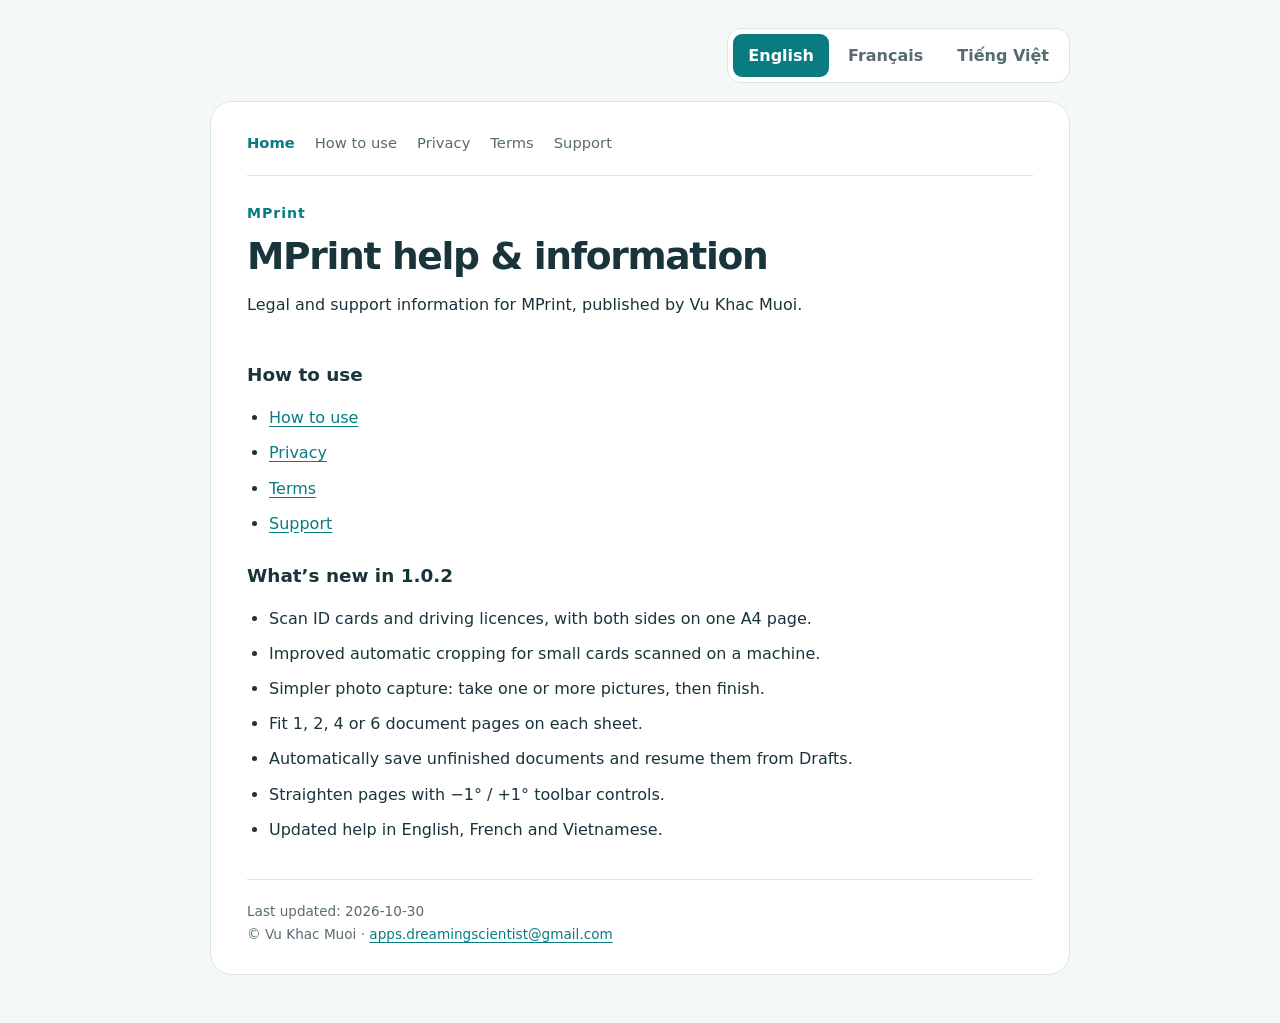
<file: index.html>
<!doctype html>
<html lang="en" class="no-js"><head><meta charset="utf-8"><meta name="viewport" content="width=device-width,initial-scale=1">
<meta name="description" content="MPrint help, privacy and terms in English, French and Vietnamese.">
<title>MPrint help &amp; information — MPrint</title>
<link rel="stylesheet" href="style.css"><script src="language.js" defer></script></head>
<body><main>
<div class="language-tabs" role="tablist" aria-label="Language / Langue / Ngôn ngữ"><a id="tab-en" role="tab" aria-controls="panel-en" aria-selected="true" tabindex="0" href="?lang=en" lang="en">English</a>
<a id="tab-fr" role="tab" aria-controls="panel-fr" aria-selected="false" tabindex="-1" href="?lang=fr" lang="fr">Français</a>
<a id="tab-vi" role="tab" aria-controls="panel-vi" aria-selected="false" tabindex="-1" href="?lang=vi" lang="vi">Tiếng Việt</a></div>
<section class="language-panel" id="panel-en" role="tabpanel" aria-labelledby="tab-en" lang="en" data-title="MPrint help &amp; information — MPrint">
<nav aria-label="Main navigation"><a href="index.html?lang=en" aria-current="page">Home</a><a href="guide.html?lang=en">How to use</a><a href="privacy.html?lang=en">Privacy</a><a href="terms.html?lang=en">Terms</a><a href="support.html?lang=en">Support</a></nav>
<header><p class="eyebrow">MPrint</p><h1>MPrint help &amp; information</h1><p>Legal and support information for MPrint, published by Vu Khac Muoi.</p></header>
<section class="content-section"><h2>How to use</h2><ul><li><a href="guide.html?lang=en">How to use</a></li><li><a href="privacy.html?lang=en">Privacy</a></li><li><a href="terms.html?lang=en">Terms</a></li><li><a href="support.html?lang=en">Support</a></li></ul></section><section class="content-section"><h2>What’s new in 1.0.2</h2><ul><li>Scan ID cards and driving licences, with both sides on one A4 page.</li><li>Improved automatic cropping for small cards scanned on a machine.</li><li>Simpler photo capture: take one or more pictures, then finish.</li><li>Fit 1, 2, 4 or 6 document pages on each sheet.</li><li>Automatically save unfinished documents and resume them from Drafts.</li><li>Straighten pages with −1° / +1° toolbar controls.</li><li>Updated help in English, French and Vietnamese.</li></ul></section>
<footer><p>Last updated: <time datetime="2026-10-30">2026-10-30</time></p><p>© Vu Khac Muoi · <a href="mailto:apps.dreamingscientist@gmail.com">apps.dreamingscientist@gmail.com</a></p></footer>
</section><section class="language-panel" id="panel-fr" role="tabpanel" aria-labelledby="tab-fr" lang="fr" data-title="MPrint : aide et informations — MPrint" hidden>
<nav aria-label="Navigation principale"><a href="index.html?lang=fr" aria-current="page">Accueil</a><a href="guide.html?lang=fr">Mode d’emploi</a><a href="privacy.html?lang=fr">Confidentialité</a><a href="terms.html?lang=fr">Conditions</a><a href="support.html?lang=fr">Assistance</a></nav>
<header><p class="eyebrow">MPrint</p><h1>MPrint : aide et informations</h1><p>Informations juridiques et assistance pour MPrint, éditée par Vu Khac Muoi.</p></header>
<section class="content-section"><h2>Mode d’emploi</h2><ul><li><a href="guide.html?lang=fr">Mode d’emploi</a></li><li><a href="privacy.html?lang=fr">Confidentialité</a></li><li><a href="terms.html?lang=fr">Conditions</a></li><li><a href="support.html?lang=fr">Assistance</a></li></ul></section><section class="content-section"><h2>Nouveautés de la version 1.0.2</h2><ul><li>Cartes d’identité et permis : recto et verso sur une page A4.</li><li>Recadrage automatique amélioré pour les petites cartes numérisées au scanner.</li><li>Prise de photos simplifiée, pour une ou plusieurs images.</li><li>Placez 1, 2, 4 ou 6 pages de document par feuille.</li><li>Enregistrement automatique des documents inachevés, à reprendre dans Brouillons.</li><li>Correction de l’inclinaison avec les boutons −1° / +1°.</li><li>Aide actualisée en anglais, français et vietnamien.</li></ul></section>
<footer><p>Dernière mise à jour: <time datetime="2026-10-30">2026-10-30</time></p><p>© Vu Khac Muoi · <a href="mailto:apps.dreamingscientist@gmail.com">apps.dreamingscientist@gmail.com</a></p></footer>
</section><section class="language-panel" id="panel-vi" role="tabpanel" aria-labelledby="tab-vi" lang="vi" data-title="MPrint: hướng dẫn và thông tin — MPrint" hidden>
<nav aria-label="Điều hướng chính"><a href="index.html?lang=vi" aria-current="page">Trang chủ</a><a href="guide.html?lang=vi">Cách sử dụng</a><a href="privacy.html?lang=vi">Quyền riêng tư</a><a href="terms.html?lang=vi">Điều khoản</a><a href="support.html?lang=vi">Hỗ trợ</a></nav>
<header><p class="eyebrow">MPrint</p><h1>MPrint: hướng dẫn và thông tin</h1><p>Thông tin pháp lý và hỗ trợ cho MPrint, do Vu Khac Muoi phát hành.</p></header>
<section class="content-section"><h2>Cách sử dụng</h2><ul><li><a href="guide.html?lang=vi">Cách sử dụng</a></li><li><a href="privacy.html?lang=vi">Quyền riêng tư</a></li><li><a href="terms.html?lang=vi">Điều khoản</a></li><li><a href="support.html?lang=vi">Hỗ trợ</a></li></ul></section><section class="content-section"><h2>Điểm mới trong phiên bản 1.0.2</h2><ul><li>Quét CCCD và bằng lái, ghép hai mặt trên một trang A4.</li><li>Cải thiện tự động cắt thẻ nhỏ khi quét từ máy.</li><li>Chụp ảnh đơn giản hơn: chụp một hoặc nhiều ảnh rồi hoàn tất.</li><li>Ghép 1, 2, 4 hoặc 6 trang tài liệu trên mỗi tờ giấy.</li><li>Tự động lưu tài liệu dang dở và tiếp tục từ Bản nháp.</li><li>Chỉnh nghiêng bằng nút −1° / +1° ngay trên thanh công cụ.</li><li>Cập nhật hướng dẫn bằng tiếng Anh, Pháp và Việt.</li></ul></section>
<footer><p>Cập nhật lần cuối: <time datetime="2026-10-30">2026-10-30</time></p><p>© Vu Khac Muoi · <a href="mailto:apps.dreamingscientist@gmail.com">apps.dreamingscientist@gmail.com</a></p></footer>
</section>
</main></body></html>
</file>
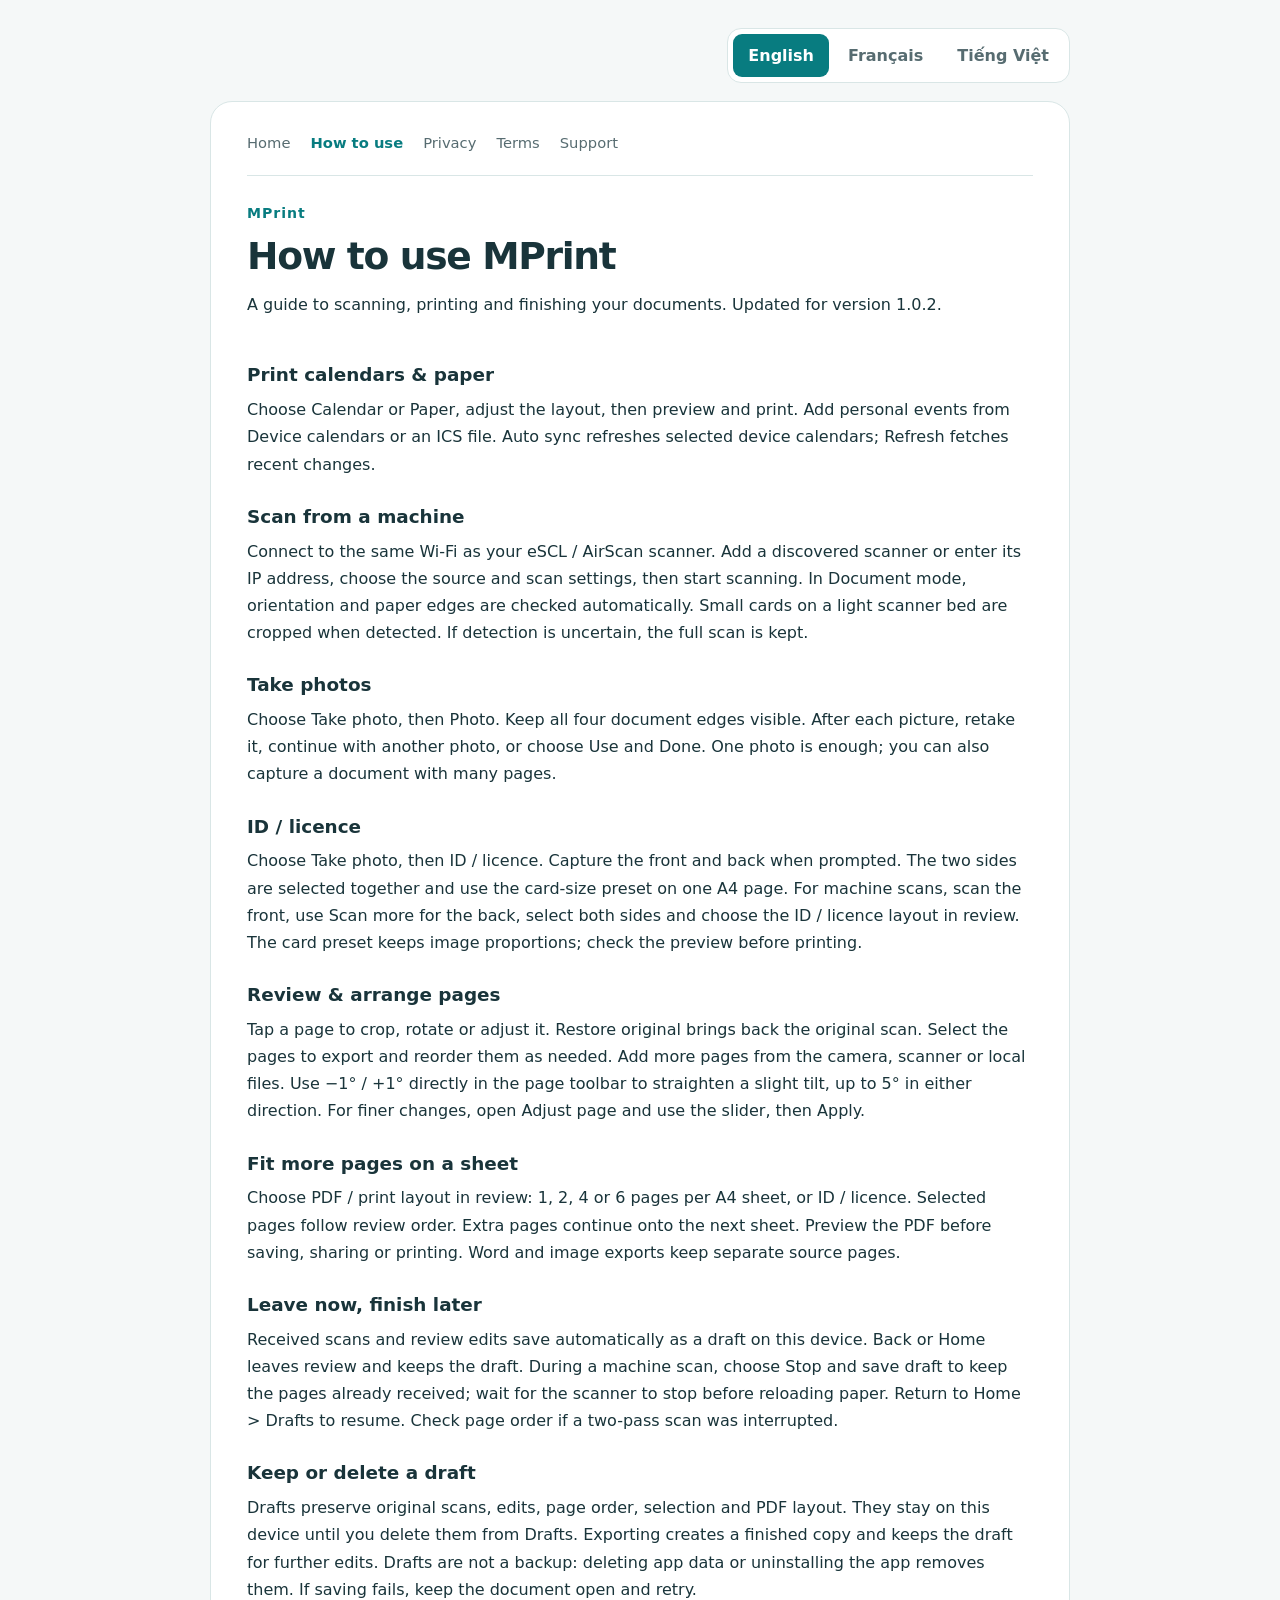
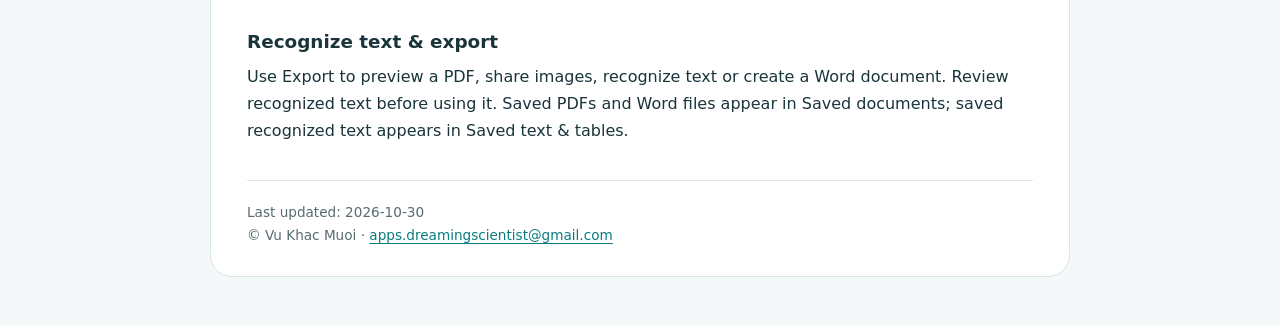
<file: guide.html>
<!doctype html>
<html lang="en" class="no-js"><head><meta charset="utf-8"><meta name="viewport" content="width=device-width,initial-scale=1">
<meta name="description" content="MPrint help, privacy and terms in English, French and Vietnamese.">
<title>How to use MPrint — MPrint</title>
<link rel="stylesheet" href="style.css"><script src="language.js" defer></script></head>
<body><main>
<div class="language-tabs" role="tablist" aria-label="Language / Langue / Ngôn ngữ"><a id="tab-en" role="tab" aria-controls="panel-en" aria-selected="true" tabindex="0" href="?lang=en" lang="en">English</a>
<a id="tab-fr" role="tab" aria-controls="panel-fr" aria-selected="false" tabindex="-1" href="?lang=fr" lang="fr">Français</a>
<a id="tab-vi" role="tab" aria-controls="panel-vi" aria-selected="false" tabindex="-1" href="?lang=vi" lang="vi">Tiếng Việt</a></div>
<section class="language-panel" id="panel-en" role="tabpanel" aria-labelledby="tab-en" lang="en" data-title="How to use MPrint — MPrint">
<nav aria-label="Main navigation"><a href="index.html?lang=en">Home</a><a href="guide.html?lang=en" aria-current="page">How to use</a><a href="privacy.html?lang=en">Privacy</a><a href="terms.html?lang=en">Terms</a><a href="support.html?lang=en">Support</a></nav>
<header><p class="eyebrow">MPrint</p><h1>How to use MPrint</h1><p>A guide to scanning, printing and finishing your documents. Updated for version 1.0.2.</p></header>
<section class="content-section"><h2>Print calendars &amp; paper</h2><p>Choose Calendar or Paper, adjust the layout, then preview and print. Add personal events from Device calendars or an ICS file. Auto sync refreshes selected device calendars; Refresh fetches recent changes.</p></section><section class="content-section"><h2>Scan from a machine</h2><p>Connect to the same Wi-Fi as your eSCL / AirScan scanner. Add a discovered scanner or enter its IP address, choose the source and scan settings, then start scanning. In Document mode, orientation and paper edges are checked automatically. Small cards on a light scanner bed are cropped when detected. If detection is uncertain, the full scan is kept.</p></section><section class="content-section"><h2>Take photos</h2><p>Choose Take photo, then Photo. Keep all four document edges visible. After each picture, retake it, continue with another photo, or choose Use and Done. One photo is enough; you can also capture a document with many pages.</p></section><section class="content-section"><h2>ID / licence</h2><p>Choose Take photo, then ID / licence. Capture the front and back when prompted. The two sides are selected together and use the card-size preset on one A4 page. For machine scans, scan the front, use Scan more for the back, select both sides and choose the ID / licence layout in review. The card preset keeps image proportions; check the preview before printing.</p></section><section class="content-section"><h2>Review &amp; arrange pages</h2><p>Tap a page to crop, rotate or adjust it. Restore original brings back the original scan. Select the pages to export and reorder them as needed. Add more pages from the camera, scanner or local files. Use −1° / +1° directly in the page toolbar to straighten a slight tilt, up to 5° in either direction. For finer changes, open Adjust page and use the slider, then Apply.</p></section><section class="content-section"><h2>Fit more pages on a sheet</h2><p>Choose PDF / print layout in review: 1, 2, 4 or 6 pages per A4 sheet, or ID / licence. Selected pages follow review order. Extra pages continue onto the next sheet. Preview the PDF before saving, sharing or printing. Word and image exports keep separate source pages.</p></section><section class="content-section"><h2>Leave now, finish later</h2><p>Received scans and review edits save automatically as a draft on this device. Back or Home leaves review and keeps the draft. During a machine scan, choose Stop and save draft to keep the pages already received; wait for the scanner to stop before reloading paper. Return to Home &gt; Drafts to resume. Check page order if a two-pass scan was interrupted.</p></section><section class="content-section"><h2>Keep or delete a draft</h2><p>Drafts preserve original scans, edits, page order, selection and PDF layout. They stay on this device until you delete them from Drafts. Exporting creates a finished copy and keeps the draft for further edits. Drafts are not a backup: deleting app data or uninstalling the app removes them. If saving fails, keep the document open and retry.</p></section><section class="content-section"><h2>Recognize text &amp; export</h2><p>Use Export to preview a PDF, share images, recognize text or create a Word document. Review recognized text before using it. Saved PDFs and Word files appear in Saved documents; saved recognized text appears in Saved text &amp; tables.</p></section>
<footer><p>Last updated: <time datetime="2026-10-30">2026-10-30</time></p><p>© Vu Khac Muoi · <a href="mailto:apps.dreamingscientist@gmail.com">apps.dreamingscientist@gmail.com</a></p></footer>
</section><section class="language-panel" id="panel-fr" role="tabpanel" aria-labelledby="tab-fr" lang="fr" data-title="Utiliser MPrint — MPrint" hidden>
<nav aria-label="Navigation principale"><a href="index.html?lang=fr">Accueil</a><a href="guide.html?lang=fr" aria-current="page">Mode d’emploi</a><a href="privacy.html?lang=fr">Confidentialité</a><a href="terms.html?lang=fr">Conditions</a><a href="support.html?lang=fr">Assistance</a></nav>
<header><p class="eyebrow">MPrint</p><h1>Utiliser MPrint</h1><p>Un guide pour numériser, imprimer et finaliser vos documents. À jour pour la version 1.0.2.</p></header>
<section class="content-section"><h2>Imprimer des calendriers et du papier</h2><p>Choisissez Calendrier ou Papier, ajustez la mise en page, puis prévisualisez et imprimez. Ajoutez vos événements depuis les calendriers de l’appareil ou un fichier ICS. La synchronisation automatique actualise les calendriers sélectionnés ; Actualiser récupère les dernières modifications.</p></section><section class="content-section"><h2>Numériser avec un scanner</h2><p>Connectez-vous au même Wi-Fi que votre scanner eSCL / AirScan. Ajoutez un scanner détecté ou saisissez son adresse IP, choisissez la source et les réglages, puis lancez la numérisation. En mode Document, l’orientation et les bords sont vérifiés automatiquement. Les petites cartes sur un fond clair sont recadrées lorsqu’elles sont détectées. En cas de doute, la numérisation complète est conservée.</p></section><section class="content-section"><h2>Prendre des photos</h2><p>Choisissez Prendre une photo, puis Photo. Gardez les quatre bords du document visibles. Après chaque prise, recommencez, ajoutez une autre photo ou choisissez Utiliser et terminer. Une seule photo suffit ; vous pouvez aussi photographier plusieurs pages.</p></section><section class="content-section"><h2>Identité / permis</h2><p>Choisissez Prendre une photo, puis Identité / permis. Photographiez le recto et le verso lorsque demandé. Les deux faces sont sélectionnées et placées au format carte sur une page A4. Avec un scanner, numérisez le recto, utilisez Numériser plus pour le verso, sélectionnez les deux faces et choisissez la mise en page Identité / permis. Le format carte conserve les proportions ; vérifiez l’aperçu avant d’imprimer.</p></section><section class="content-section"><h2>Vérifier et organiser les pages</h2><p>Touchez une page pour la recadrer, la faire pivoter ou la retoucher. Restaurer l’original rétablit la numérisation initiale. Sélectionnez les pages à exporter et réorganisez-les. Ajoutez des pages depuis l’appareil photo, le scanner ou des fichiers locaux. Utilisez −1° / +1° directement dans la barre d’outils de la page pour corriger une légère inclinaison, jusqu’à 5° dans chaque sens. Pour un réglage plus fin, ouvrez Ajuster la page, utilisez le curseur, puis Appliquer.</p></section><section class="content-section"><h2>Placer plusieurs pages sur une feuille</h2><p>Choisissez Mise en page PDF / impression : 1, 2, 4 ou 6 pages par feuille A4, ou Identité / permis. Les pages sélectionnées suivent l’ordre de révision. Les pages restantes continuent sur la feuille suivante. Vérifiez le PDF avant de l’enregistrer, le partager ou l’imprimer. Les exports Word et images conservent les pages sources séparées.</p></section><section class="content-section"><h2>Quitter maintenant, terminer plus tard</h2><p>Les pages reçues et les retouches sont automatiquement enregistrées comme brouillon sur cet appareil. Retour ou Accueil quitte la révision en conservant le brouillon. Pendant une numérisation, choisissez Arrêter et garder le brouillon pour conserver les pages reçues ; attendez l’arrêt du scanner avant de recharger du papier. Revenez dans Accueil &gt; Brouillons pour reprendre. Vérifiez l’ordre des pages si une numérisation en deux passages a été interrompue.</p></section><section class="content-section"><h2>Conserver ou supprimer un brouillon</h2><p>Les brouillons conservent les originaux, les retouches, l’ordre, la sélection et la mise en page PDF. Ils restent sur cet appareil jusqu’à leur suppression dans Brouillons. Un export crée une copie finale et conserve le brouillon. Les brouillons ne sont pas une sauvegarde : effacer les données ou désinstaller l’application les supprime. Si l’enregistrement échoue, gardez le document ouvert et réessayez.</p></section><section class="content-section"><h2>Reconnaître le texte et exporter</h2><p>Utilisez Exporter pour prévisualiser un PDF, partager des images, reconnaître du texte ou créer un document Word. Vérifiez le texte reconnu avant de l’utiliser. Les PDF et fichiers Word enregistrés sont dans Documents enregistrés ; le texte reconnu enregistré est dans Textes et tableaux enregistrés.</p></section>
<footer><p>Dernière mise à jour: <time datetime="2026-10-30">2026-10-30</time></p><p>© Vu Khac Muoi · <a href="mailto:apps.dreamingscientist@gmail.com">apps.dreamingscientist@gmail.com</a></p></footer>
</section><section class="language-panel" id="panel-vi" role="tabpanel" aria-labelledby="tab-vi" lang="vi" data-title="Cách sử dụng MPrint — MPrint" hidden>
<nav aria-label="Điều hướng chính"><a href="index.html?lang=vi">Trang chủ</a><a href="guide.html?lang=vi" aria-current="page">Cách sử dụng</a><a href="privacy.html?lang=vi">Quyền riêng tư</a><a href="terms.html?lang=vi">Điều khoản</a><a href="support.html?lang=vi">Hỗ trợ</a></nav>
<header><p class="eyebrow">MPrint</p><h1>Cách sử dụng MPrint</h1><p>Hướng dẫn quét, in và hoàn thành tài liệu. Cập nhật cho phiên bản 1.0.2.</p></header>
<section class="content-section"><h2>In lịch và giấy</h2><p>Chọn Lịch hoặc Giấy, chỉnh bố cục, rồi xem trước và in. Thêm sự kiện cá nhân từ lịch trên thiết bị hoặc tệp ICS. Tự động đồng bộ cập nhật các lịch đã chọn; Làm mới lấy các thay đổi gần đây.</p></section><section class="content-section"><h2>Quét từ máy quét</h2><p>Kết nối cùng Wi-Fi với máy quét eSCL / AirScan. Thêm máy được tìm thấy hoặc nhập địa chỉ IP, chọn nguồn giấy và thiết lập, rồi bắt đầu quét. Ở chế độ Tài liệu, ứng dụng tự kiểm tra hướng và cạnh giấy. Thẻ nhỏ trên nền máy quét sáng sẽ được cắt khi nhận diện được. Nếu không chắc chắn, ứng dụng giữ nguyên toàn bộ bản quét.</p></section><section class="content-section"><h2>Chụp ảnh</h2><p>Chọn Chụp ảnh, rồi chọn Ảnh. Giữ rõ cả bốn cạnh tài liệu. Sau mỗi lần chụp, có thể chụp lại, chụp thêm ảnh hoặc chọn Dùng và xong. Có thể chỉ chụp một ảnh hoặc chụp tài liệu nhiều trang.</p></section><section class="content-section"><h2>CCCD / bằng lái</h2><p>Chọn Chụp ảnh, rồi CCCD / bằng lái. Chụp mặt trước và mặt sau theo hướng dẫn. Hai mặt được chọn cùng nhau và dùng kích thước thẻ có sẵn trên một trang A4. Nếu dùng máy quét, quét mặt trước, dùng Quét thêm để quét mặt sau, chọn cả hai mặt rồi chọn bố cục CCCD / bằng lái. Kích thước thẻ giữ nguyên tỷ lệ ảnh; kiểm tra bản xem trước trước khi in.</p></section><section class="content-section"><h2>Xem lại và sắp xếp trang</h2><p>Chạm vào trang để cắt, xoay hoặc điều chỉnh. Khôi phục bản gốc đưa trang về bản quét ban đầu. Chọn các trang cần xuất và sắp xếp lại nếu cần. Thêm trang từ máy ảnh, máy quét hoặc tệp trên thiết bị. Dùng −1° / +1° ngay trên thanh công cụ trang để chỉnh độ nghiêng nhẹ, tối đa 5° theo mỗi hướng. Để chỉnh nhỏ hơn, mở Điều chỉnh trang, dùng thanh trượt rồi chọn Áp dụng.</p></section><section class="content-section"><h2>Ghép nhiều trang trên một tờ</h2><p>Chọn Bố cục PDF / in khi xem lại: 1, 2, 4 hoặc 6 trang trên mỗi tờ A4, hoặc CCCD / bằng lái. Các trang đã chọn theo thứ tự xem lại. Trang dư chuyển sang tờ tiếp theo. Xem trước PDF trước khi lưu, chia sẻ hoặc in. Khi xuất Word và ảnh, các trang nguồn vẫn riêng biệt.</p></section><section class="content-section"><h2>Rời đi và hoàn thành sau</h2><p>Các trang đã nhận và thay đổi khi xem lại tự động được lưu thành bản nháp trên thiết bị. Quay lại hoặc Trang chủ sẽ rời màn hình xem lại và giữ bản nháp. Khi máy đang quét, chọn Dừng và lưu nháp để giữ các trang đã nhận; chờ máy dừng trước khi nạp lại giấy. Vào Trang chủ &gt; Bản nháp để tiếp tục. Kiểm tra thứ tự trang nếu lượt quét hai lần bị gián đoạn.</p></section><section class="content-section"><h2>Giữ hoặc xóa bản nháp</h2><p>Bản nháp giữ bản quét gốc, chỉnh sửa, thứ tự trang, lựa chọn và bố cục PDF. Bản nháp ở trên thiết bị cho đến khi bạn xóa trong Bản nháp. Xuất tài liệu tạo bản hoàn chỉnh và vẫn giữ bản nháp để sửa tiếp. Bản nháp không thay thế sao lưu: xóa dữ liệu hoặc gỡ ứng dụng sẽ xóa bản nháp. Nếu lưu lỗi, giữ tài liệu mở và thử lại.</p></section><section class="content-section"><h2>Nhận dạng chữ và xuất</h2><p>Dùng Xuất để xem trước PDF, chia sẻ ảnh, nhận dạng chữ hoặc tạo tài liệu Word. Kiểm tra chữ đã nhận dạng trước khi sử dụng. PDF và Word đã lưu nằm trong Tài liệu đã lưu; chữ nhận dạng đã lưu nằm trong Văn bản và bảng đã lưu.</p></section>
<footer><p>Cập nhật lần cuối: <time datetime="2026-10-30">2026-10-30</time></p><p>© Vu Khac Muoi · <a href="mailto:apps.dreamingscientist@gmail.com">apps.dreamingscientist@gmail.com</a></p></footer>
</section>
</main></body></html>
</file>
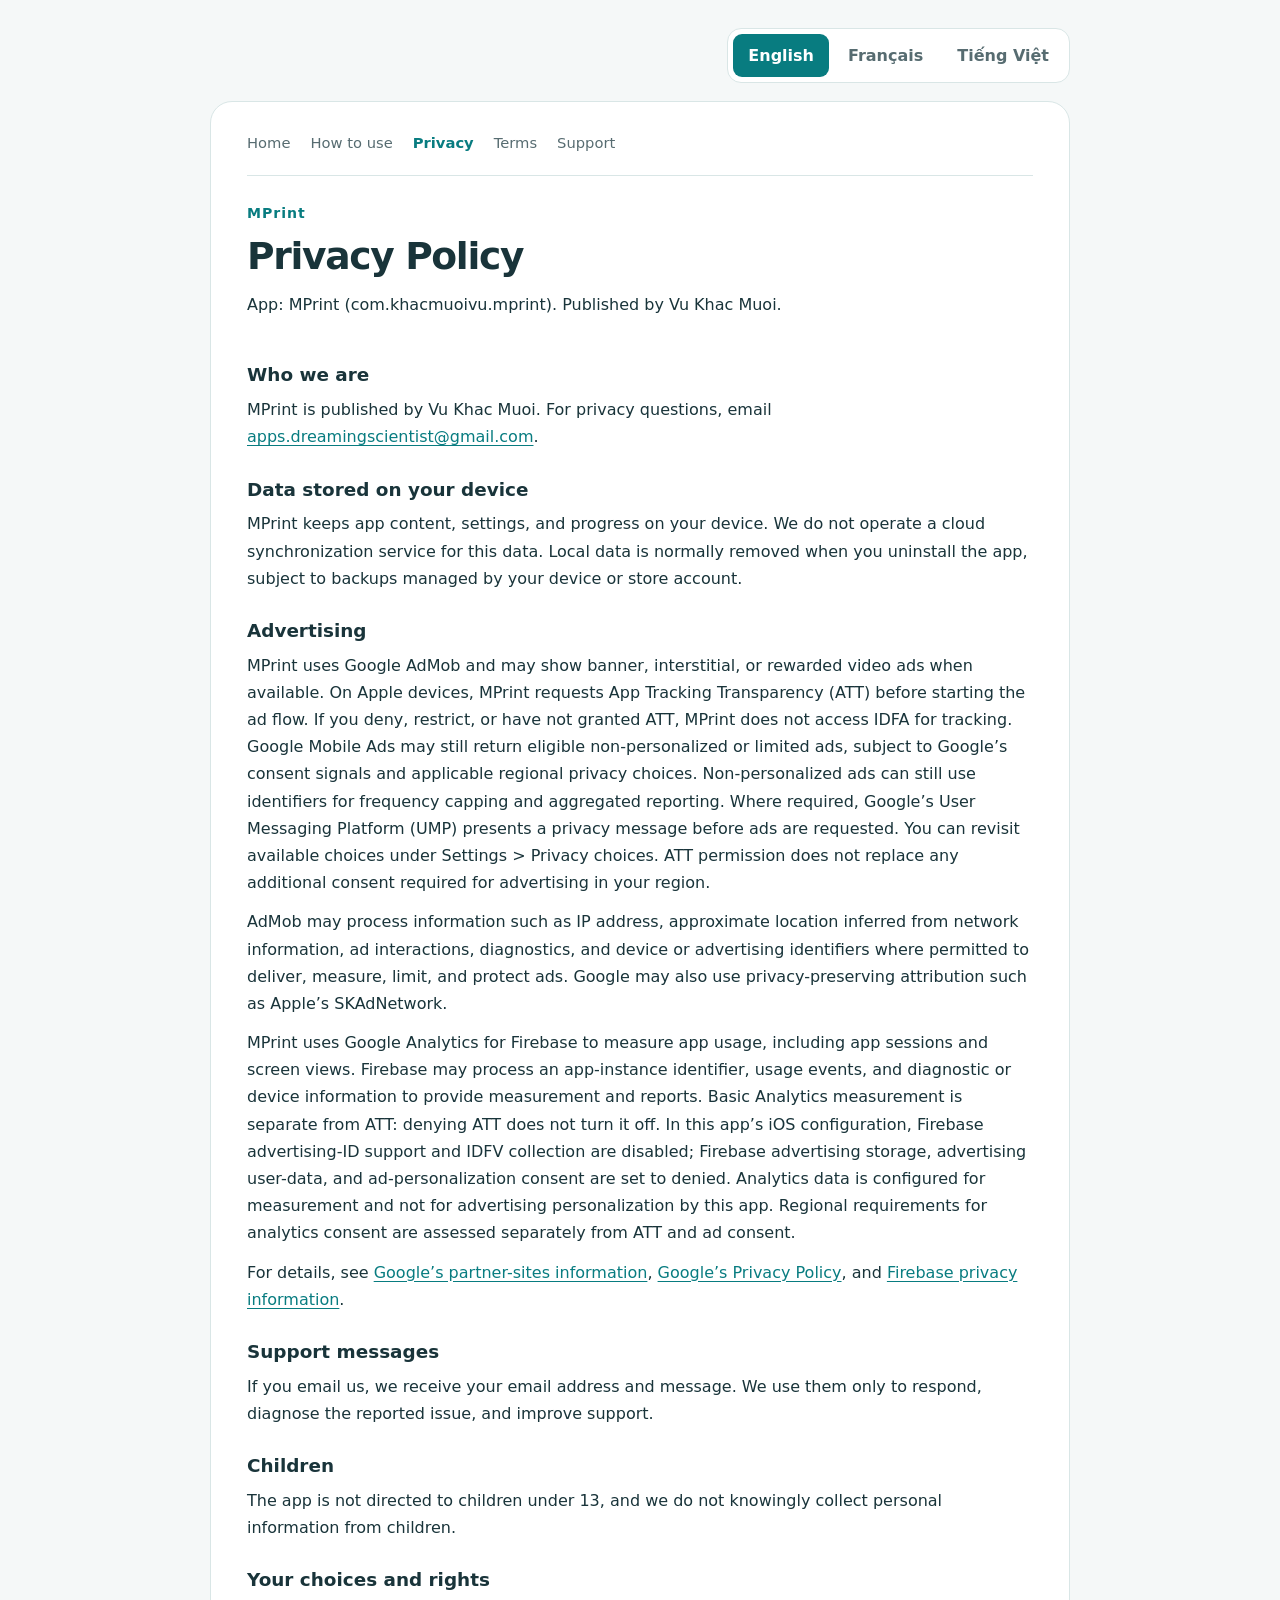
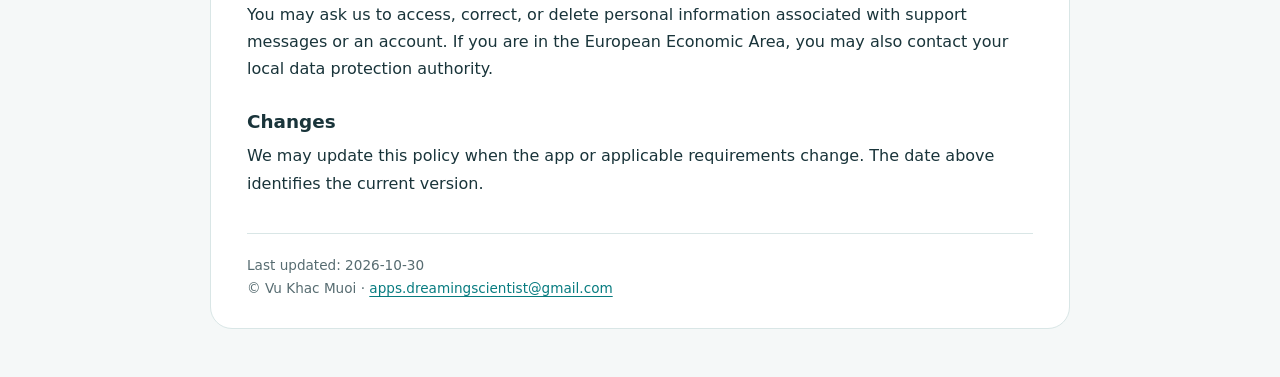
<file: privacy.html>
<!doctype html>
<html lang="en" class="no-js"><head><meta charset="utf-8"><meta name="viewport" content="width=device-width,initial-scale=1">
<meta name="description" content="MPrint help, privacy and terms in English, French and Vietnamese.">
<title>Privacy Policy — MPrint</title>
<link rel="stylesheet" href="style.css"><script src="language.js" defer></script></head>
<body><main>
<div class="language-tabs" role="tablist" aria-label="Language / Langue / Ngôn ngữ"><a id="tab-en" role="tab" aria-controls="panel-en" aria-selected="true" tabindex="0" href="?lang=en" lang="en">English</a>
<a id="tab-fr" role="tab" aria-controls="panel-fr" aria-selected="false" tabindex="-1" href="?lang=fr" lang="fr">Français</a>
<a id="tab-vi" role="tab" aria-controls="panel-vi" aria-selected="false" tabindex="-1" href="?lang=vi" lang="vi">Tiếng Việt</a></div>
<section class="language-panel" id="panel-en" role="tabpanel" aria-labelledby="tab-en" lang="en" data-title="Privacy Policy — MPrint">
<nav aria-label="Main navigation"><a href="index.html?lang=en">Home</a><a href="guide.html?lang=en">How to use</a><a href="privacy.html?lang=en" aria-current="page">Privacy</a><a href="terms.html?lang=en">Terms</a><a href="support.html?lang=en">Support</a></nav>
<header><p class="eyebrow">MPrint</p><h1>Privacy Policy</h1><p>App: MPrint (com.khacmuoivu.mprint). Published by Vu Khac Muoi.</p></header>
<section class="content-section"><h2>Who we are</h2><p>MPrint is published by Vu Khac Muoi. For privacy questions, email <a href="mailto:apps.dreamingscientist@gmail.com">apps.dreamingscientist@gmail.com</a>.</p>
</section><section class="content-section"><h2>Data stored on your device</h2><p>MPrint keeps app content, settings, and progress on your device. We do not operate a cloud synchronization service for this data. Local data is normally removed when you uninstall the app, subject to backups managed by your device or store account.</p>

</section><section class="content-section"><h2>Advertising</h2><p>MPrint uses Google AdMob and may show banner, interstitial, or rewarded video ads when available. On Apple devices, MPrint requests App Tracking Transparency (ATT) before starting the ad flow. If you deny, restrict, or have not granted ATT, MPrint does not access IDFA for tracking. Google Mobile Ads may still return eligible non-personalized or limited ads, subject to Google’s consent signals and applicable regional privacy choices. Non-personalized ads can still use identifiers for frequency capping and aggregated reporting. Where required, Google’s User Messaging Platform (UMP) presents a privacy message before ads are requested. You can revisit available choices under Settings &gt; Privacy choices. ATT permission does not replace any additional consent required for advertising in your region.</p><p>AdMob may process information such as IP address, approximate location inferred from network information, ad interactions, diagnostics, and device or advertising identifiers where permitted to deliver, measure, limit, and protect ads. Google may also use privacy-preserving attribution such as Apple’s SKAdNetwork.</p><p>MPrint uses Google Analytics for Firebase to measure app usage, including app sessions and screen views. Firebase may process an app-instance identifier, usage events, and diagnostic or device information to provide measurement and reports. Basic Analytics measurement is separate from ATT: denying ATT does not turn it off. In this app’s iOS configuration, Firebase advertising-ID support and IDFV collection are disabled; Firebase advertising storage, advertising user-data, and ad-personalization consent are set to denied. Analytics data is configured for measurement and not for advertising personalization by this app. Regional requirements for analytics consent are assessed separately from ATT and ad consent.</p><p>For details, see <a href="https://policies.google.com/technologies/partner-sites">Google’s partner-sites information</a>, <a href="https://policies.google.com/privacy">Google’s Privacy Policy</a>, and <a href="https://firebase.google.com/support/privacy">Firebase privacy information</a>.</p></section><section class="content-section"><h2>Support messages</h2><p>If you email us, we receive your email address and message. We use them only to respond, diagnose the reported issue, and improve support.</p>
</section><section class="content-section"><h2>Children</h2><p>The app is not directed to children under 13, and we do not knowingly collect personal information from children.</p>
</section><section class="content-section"><h2>Your choices and rights</h2><p>You may ask us to access, correct, or delete personal information associated with support messages or an account. If you are in the European Economic Area, you may also contact your local data protection authority.</p>
</section><section class="content-section"><h2>Changes</h2><p>We may update this policy when the app or applicable requirements change. The date above identifies the current version.</p>
</section>
<footer><p>Last updated: <time datetime="2026-10-30">2026-10-30</time></p><p>© Vu Khac Muoi · <a href="mailto:apps.dreamingscientist@gmail.com">apps.dreamingscientist@gmail.com</a></p></footer>
</section><section class="language-panel" id="panel-fr" role="tabpanel" aria-labelledby="tab-fr" lang="fr" data-title="Politique de confidentialité — MPrint" hidden>
<nav aria-label="Navigation principale"><a href="index.html?lang=fr">Accueil</a><a href="guide.html?lang=fr">Mode d’emploi</a><a href="privacy.html?lang=fr" aria-current="page">Confidentialité</a><a href="terms.html?lang=fr">Conditions</a><a href="support.html?lang=fr">Assistance</a></nav>
<header><p class="eyebrow">MPrint</p><h1>Politique de confidentialité</h1><p>Application : MPrint (com.khacmuoivu.mprint). Éditée par Vu Khac Muoi.</p></header>
<section class="content-section"><h2>Qui sommes-nous ?</h2><p>MPrint est éditée par Vu Khac Muoi. Pour toute question relative à la confidentialité, écrivez à <a href="mailto:apps.dreamingscientist@gmail.com">apps.dreamingscientist@gmail.com</a>.</p></section><section class="content-section"><h2>Données conservées sur votre appareil</h2><p>MPrint conserve le contenu de l’application, les réglages et la progression sur votre appareil. Nous ne proposons pas de service de synchronisation dans le cloud pour ces données. Les données locales sont normalement supprimées lors de la désinstallation, sous réserve des sauvegardes gérées par votre appareil ou votre compte de boutique.</p></section><section class="content-section"><h2>Publicité</h2><p>MPrint utilise Google AdMob et peut afficher des bannières, des annonces interstitielles ou des vidéos avec récompense lorsqu’elles sont disponibles. Sur les appareils Apple, MPrint demande l’autorisation App Tracking Transparency (ATT) avant de démarrer le parcours publicitaire. Si vous refusez ATT, si l’autorisation est restreinte ou si vous ne l’avez pas accordée, MPrint n’accède pas à l’IDFA à des fins de suivi. Google Mobile Ads peut néanmoins diffuser des annonces non personnalisées ou limitées admissibles, selon les signaux de consentement de Google et les choix de confidentialité régionaux applicables. Les annonces non personnalisées peuvent encore utiliser des identifiants pour limiter la fréquence et produire des rapports agrégés. Lorsque cela est requis, la plateforme de gestion du consentement (UMP) de Google affiche un message de confidentialité avant toute demande d’annonce. Vous pouvez consulter les choix disponibles dans Réglages &gt; Choix de confidentialité. L’autorisation ATT ne remplace aucun consentement supplémentaire requis dans votre région.</p><p>AdMob peut traiter des informations telles que l’adresse IP, une localisation approximative déduite des informations réseau, les interactions publicitaires, des données de diagnostic et des identifiants d’appareil ou publicitaires lorsque cela est permis, afin de diffuser, mesurer, limiter et protéger les publicités. Google peut également utiliser une attribution respectueuse de la confidentialité, telle que SKAdNetwork d’Apple.</p><p>MPrint utilise Google Analytics for Firebase pour mesurer l’utilisation de l’application, notamment les sessions et les vues d’écran. Firebase peut traiter un identifiant d’instance de l’application, des événements d’utilisation ainsi que des informations de diagnostic ou sur l’appareil afin de fournir des mesures et des rapports. Les mesures Analytics de base sont distinctes d’ATT : refuser ATT ne les désactive pas. Dans la configuration iOS de cette application, la prise en charge de l’identifiant publicitaire par Firebase et la collecte de l’IDFV sont désactivées ; le stockage publicitaire, l’envoi de données utilisateur à des fins publicitaires et la personnalisation des annonces sont déclarés refusés à Firebase. Cette application configure les données Analytics pour la mesure, et non pour la personnalisation publicitaire. Les exigences régionales relatives au consentement Analytics sont évaluées séparément d’ATT et du consentement publicitaire.</p><p>Pour en savoir plus, consultez les <a href="https://policies.google.com/technologies/partner-sites">informations Google sur les sites partenaires</a>, la <a href="https://policies.google.com/privacy">politique de confidentialité de Google</a> et les <a href="https://firebase.google.com/support/privacy">informations de Firebase sur la confidentialité</a>.</p></section><section class="content-section"><h2>Messages à l’assistance</h2><p>Si vous nous écrivez, nous recevons votre adresse e-mail et votre message. Nous les utilisons uniquement pour répondre, diagnostiquer le problème signalé et améliorer l’assistance.</p></section><section class="content-section"><h2>Enfants</h2><p>L’application ne s’adresse pas aux enfants de moins de 13 ans et nous ne recueillons pas sciemment de données personnelles auprès d’enfants.</p></section><section class="content-section"><h2>Vos choix et vos droits</h2><p>Vous pouvez nous demander l’accès, la rectification ou la suppression des données personnelles associées aux messages d’assistance ou à un compte. Si vous résidez dans l’Espace économique européen, vous pouvez également contacter votre autorité locale de protection des données.</p></section><section class="content-section"><h2>Modifications</h2><p>Nous pouvons mettre à jour cette politique lorsque l’application ou les exigences applicables évoluent. La date indiquée identifie la version actuelle.</p></section>
<footer><p>Dernière mise à jour: <time datetime="2026-10-30">2026-10-30</time></p><p>© Vu Khac Muoi · <a href="mailto:apps.dreamingscientist@gmail.com">apps.dreamingscientist@gmail.com</a></p></footer>
</section><section class="language-panel" id="panel-vi" role="tabpanel" aria-labelledby="tab-vi" lang="vi" data-title="Chính sách quyền riêng tư — MPrint" hidden>
<nav aria-label="Điều hướng chính"><a href="index.html?lang=vi">Trang chủ</a><a href="guide.html?lang=vi">Cách sử dụng</a><a href="privacy.html?lang=vi" aria-current="page">Quyền riêng tư</a><a href="terms.html?lang=vi">Điều khoản</a><a href="support.html?lang=vi">Hỗ trợ</a></nav>
<header><p class="eyebrow">MPrint</p><h1>Chính sách quyền riêng tư</h1><p>Ứng dụng: MPrint (com.khacmuoivu.mprint). Nhà phát hành: Vu Khac Muoi.</p></header>
<section class="content-section"><h2>Chúng tôi là ai?</h2><p>MPrint do Vu Khac Muoi phát hành. Nếu có câu hỏi về quyền riêng tư, hãy gửi email đến <a href="mailto:apps.dreamingscientist@gmail.com">apps.dreamingscientist@gmail.com</a>.</p></section><section class="content-section"><h2>Dữ liệu lưu trên thiết bị</h2><p>MPrint lưu nội dung ứng dụng, cài đặt và tiến trình trên thiết bị của bạn. Chúng tôi không vận hành dịch vụ đồng bộ đám mây cho dữ liệu này. Dữ liệu cục bộ thường được xóa khi bạn gỡ ứng dụng, tùy thuộc vào bản sao lưu do thiết bị hoặc tài khoản cửa hàng của bạn quản lý.</p></section><section class="content-section"><h2>Quảng cáo</h2><p>MPrint sử dụng Google AdMob và có thể hiển thị quảng cáo biểu ngữ, quảng cáo xen kẽ hoặc video có thưởng khi khả dụng. Trên thiết bị Apple, MPrint yêu cầu quyền App Tracking Transparency (ATT) trước khi bắt đầu quy trình quảng cáo. Nếu bạn từ chối ATT, bị giới hạn hoặc chưa cấp quyền, MPrint không truy cập IDFA để theo dõi. Google Mobile Ads vẫn có thể phân phối quảng cáo không cá nhân hóa hoặc quảng cáo giới hạn đủ điều kiện, tùy thuộc vào tín hiệu đồng ý của Google và các lựa chọn quyền riêng tư khu vực áp dụng. Quảng cáo không cá nhân hóa vẫn có thể dùng mã định danh để giới hạn tần suất và lập báo cáo tổng hợp. Khi cần, Nền tảng quản lý sự đồng ý (UMP) của Google hiển thị thông báo quyền riêng tư trước khi gửi yêu cầu quảng cáo. Bạn có thể xem lại các lựa chọn khả dụng tại Cài đặt &gt; Lựa chọn quyền riêng tư. Quyền ATT không thay thế bất kỳ sự đồng ý bổ sung nào được yêu cầu tại khu vực của bạn.</p><p>AdMob có thể xử lý thông tin như địa chỉ IP, vị trí gần đúng suy ra từ thông tin mạng, tương tác quảng cáo, dữ liệu chẩn đoán và mã định danh thiết bị hoặc quảng cáo nếu được phép để phân phối, đo lường, giới hạn và bảo vệ quảng cáo. Google cũng có thể dùng phương thức phân bổ bảo vệ quyền riêng tư như SKAdNetwork của Apple.</p><p>MPrint sử dụng Google Analytics for Firebase để đo lường việc sử dụng ứng dụng, bao gồm phiên sử dụng và lượt xem màn hình. Firebase có thể xử lý mã định danh phiên bản ứng dụng, sự kiện sử dụng và thông tin chẩn đoán hoặc thiết bị để cung cấp số liệu và báo cáo. Đo lường Analytics cơ bản tách biệt với ATT: từ chối ATT không tắt tính năng này. Trong cấu hình iOS của ứng dụng này, hỗ trợ ID quảng cáo và thu thập IDFV của Firebase đã bị tắt; quyền đồng ý lưu trữ quảng cáo, dữ liệu người dùng cho quảng cáo và cá nhân hóa quảng cáo được đặt là từ chối. Ứng dụng cấu hình dữ liệu Analytics để đo lường, không dùng cho cá nhân hóa quảng cáo. Yêu cầu khu vực về đồng ý Analytics được xem xét riêng với ATT và sự đồng ý quảng cáo.</p><p>Tìm hiểu thêm tại <a href="https://policies.google.com/technologies/partner-sites">thông tin Google dành cho trang đối tác</a>, <a href="https://policies.google.com/privacy">Chính sách quyền riêng tư của Google</a> và <a href="https://firebase.google.com/support/privacy">thông tin quyền riêng tư của Firebase</a>.</p></section><section class="content-section"><h2>Tin nhắn hỗ trợ</h2><p>Nếu bạn gửi email, chúng tôi nhận được địa chỉ email và nội dung tin nhắn của bạn. Chúng tôi chỉ sử dụng chúng để trả lời, chẩn đoán vấn đề được báo cáo và cải thiện hỗ trợ.</p></section><section class="content-section"><h2>Trẻ em</h2><p>Ứng dụng không hướng đến trẻ dưới 13 tuổi và chúng tôi không cố ý thu thập thông tin cá nhân của trẻ em.</p></section><section class="content-section"><h2>Lựa chọn và quyền của bạn</h2><p>Bạn có thể yêu cầu chúng tôi truy cập, sửa hoặc xóa thông tin cá nhân liên quan đến tin nhắn hỗ trợ hoặc tài khoản. Nếu ở Khu vực Kinh tế Châu Âu, bạn cũng có thể liên hệ cơ quan bảo vệ dữ liệu địa phương.</p></section><section class="content-section"><h2>Thay đổi</h2><p>Chúng tôi có thể cập nhật chính sách này khi ứng dụng hoặc các yêu cầu áp dụng thay đổi. Ngày ghi trên trang xác định phiên bản hiện tại.</p></section>
<footer><p>Cập nhật lần cuối: <time datetime="2026-10-30">2026-10-30</time></p><p>© Vu Khac Muoi · <a href="mailto:apps.dreamingscientist@gmail.com">apps.dreamingscientist@gmail.com</a></p></footer>
</section>
</main></body></html>
</file>
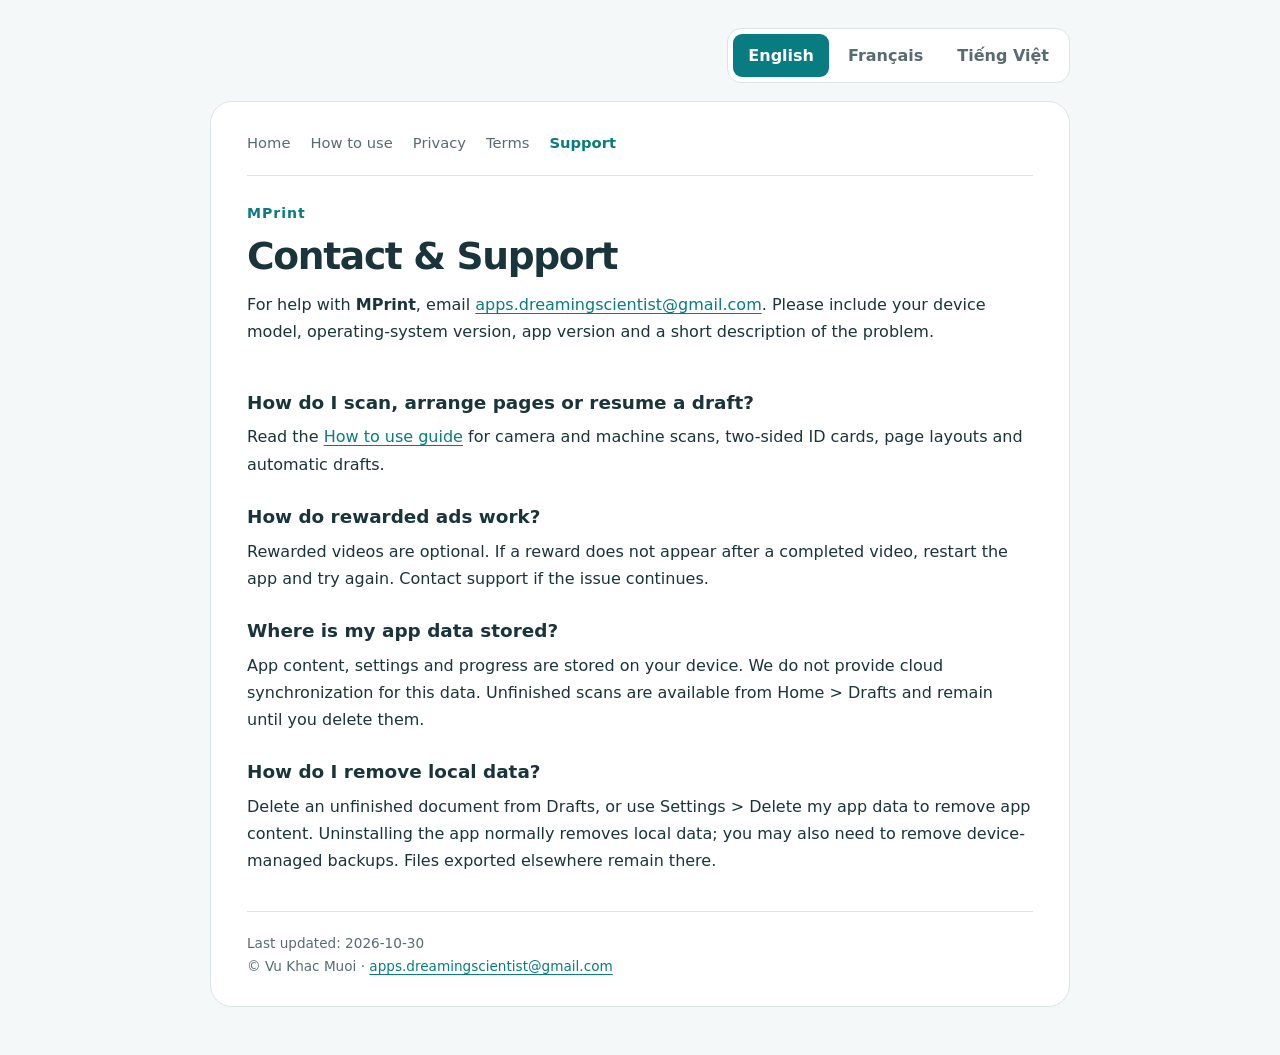
<file: support.html>
<!doctype html>
<html lang="en" class="no-js"><head><meta charset="utf-8"><meta name="viewport" content="width=device-width,initial-scale=1">
<meta name="description" content="MPrint help, privacy and terms in English, French and Vietnamese.">
<title>Contact &amp; Support — MPrint</title>
<link rel="stylesheet" href="style.css"><script src="language.js" defer></script></head>
<body><main>
<div class="language-tabs" role="tablist" aria-label="Language / Langue / Ngôn ngữ"><a id="tab-en" role="tab" aria-controls="panel-en" aria-selected="true" tabindex="0" href="?lang=en" lang="en">English</a>
<a id="tab-fr" role="tab" aria-controls="panel-fr" aria-selected="false" tabindex="-1" href="?lang=fr" lang="fr">Français</a>
<a id="tab-vi" role="tab" aria-controls="panel-vi" aria-selected="false" tabindex="-1" href="?lang=vi" lang="vi">Tiếng Việt</a></div>
<section class="language-panel" id="panel-en" role="tabpanel" aria-labelledby="tab-en" lang="en" data-title="Contact &amp; Support — MPrint">
<nav aria-label="Main navigation"><a href="index.html?lang=en">Home</a><a href="guide.html?lang=en">How to use</a><a href="privacy.html?lang=en">Privacy</a><a href="terms.html?lang=en">Terms</a><a href="support.html?lang=en" aria-current="page">Support</a></nav>
<header><p class="eyebrow">MPrint</p><h1>Contact &amp; Support</h1><p>For help with <strong>MPrint</strong>, email <a href="mailto:apps.dreamingscientist@gmail.com">apps.dreamingscientist@gmail.com</a>. Please include your device model, operating-system version, app version and a short description of the problem.</p></header>
<section class="content-section"><h2>How do I scan, arrange pages or resume a draft?</h2><p>Read the <a href="guide.html?lang=en">How to use guide</a> for camera and machine scans, two-sided ID cards, page layouts and automatic drafts.</p></section><section class="content-section"><h2>How do rewarded ads work?</h2><p>Rewarded videos are optional. If a reward does not appear after a completed video, restart the app and try again. Contact support if the issue continues.</p></section><section class="content-section"><h2>Where is my app data stored?</h2><p>App content, settings and progress are stored on your device. We do not provide cloud synchronization for this data. Unfinished scans are available from Home > Drafts and remain until you delete them.</p></section><section class="content-section"><h2>How do I remove local data?</h2><p>Delete an unfinished document from Drafts, or use Settings > Delete my app data to remove app content. Uninstalling the app normally removes local data; you may also need to remove device-managed backups. Files exported elsewhere remain there.</p></section>
<footer><p>Last updated: <time datetime="2026-10-30">2026-10-30</time></p><p>© Vu Khac Muoi · <a href="mailto:apps.dreamingscientist@gmail.com">apps.dreamingscientist@gmail.com</a></p></footer>
</section><section class="language-panel" id="panel-fr" role="tabpanel" aria-labelledby="tab-fr" lang="fr" data-title="Contact et assistance — MPrint" hidden>
<nav aria-label="Navigation principale"><a href="index.html?lang=fr">Accueil</a><a href="guide.html?lang=fr">Mode d’emploi</a><a href="privacy.html?lang=fr">Confidentialité</a><a href="terms.html?lang=fr">Conditions</a><a href="support.html?lang=fr" aria-current="page">Assistance</a></nav>
<header><p class="eyebrow">MPrint</p><h1>Contact et assistance</h1><p>Pour obtenir de l’aide avec <strong>MPrint</strong>, écrivez à <a href="mailto:apps.dreamingscientist@gmail.com">apps.dreamingscientist@gmail.com</a>. Indiquez le modèle de l’appareil, la version du système, la version de l’application et une courte description du problème.</p></header>
<section class="content-section"><h2>Comment numériser, organiser les pages ou reprendre un brouillon ?</h2><p>Consultez le <a href="guide.html?lang=fr">mode d’emploi</a> pour les photos, les scanners, les cartes recto verso, la mise en page et les brouillons automatiques.</p></section><section class="content-section"><h2>Comment fonctionnent les publicités avec récompense ?</h2><p>Les vidéos avec récompense sont facultatives. Si la récompense n’apparaît pas après une vidéo complète, redémarrez l’application et réessayez. Contactez l’assistance si le problème persiste.</p></section><section class="content-section"><h2>Où sont conservées mes données ?</h2><p>Le contenu, les réglages et la progression sont conservés sur votre appareil. Nous ne proposons pas de synchronisation dans le cloud. Les numérisations inachevées sont dans Accueil > Brouillons et restent jusqu’à leur suppression.</p></section><section class="content-section"><h2>Comment supprimer les données locales ?</h2><p>Supprimez un document inachevé dans Brouillons, ou utilisez Paramètres > Supprimer mes données pour effacer le contenu de l’application. La désinstallation supprime normalement les données locales ; vous devrez peut-être également supprimer les sauvegardes gérées par l’appareil. Les fichiers exportés ailleurs sont conservés.</p></section>
<footer><p>Dernière mise à jour: <time datetime="2026-10-30">2026-10-30</time></p><p>© Vu Khac Muoi · <a href="mailto:apps.dreamingscientist@gmail.com">apps.dreamingscientist@gmail.com</a></p></footer>
</section><section class="language-panel" id="panel-vi" role="tabpanel" aria-labelledby="tab-vi" lang="vi" data-title="Liên hệ và hỗ trợ — MPrint" hidden>
<nav aria-label="Điều hướng chính"><a href="index.html?lang=vi">Trang chủ</a><a href="guide.html?lang=vi">Cách sử dụng</a><a href="privacy.html?lang=vi">Quyền riêng tư</a><a href="terms.html?lang=vi">Điều khoản</a><a href="support.html?lang=vi" aria-current="page">Hỗ trợ</a></nav>
<header><p class="eyebrow">MPrint</p><h1>Liên hệ và hỗ trợ</h1><p>Để được trợ giúp về <strong>MPrint</strong>, gửi email đến <a href="mailto:apps.dreamingscientist@gmail.com">apps.dreamingscientist@gmail.com</a>. Vui lòng cung cấp mẫu thiết bị, phiên bản hệ điều hành, phiên bản ứng dụng và mô tả ngắn về vấn đề.</p></header>
<section class="content-section"><h2>Làm sao để quét, sắp xếp trang hoặc tiếp tục bản nháp?</h2><p>Đọc <a href="guide.html?lang=vi">hướng dẫn sử dụng</a> về chụp ảnh, quét từ máy, thẻ hai mặt, bố cục trang và tự động lưu nháp.</p></section><section class="content-section"><h2>Quảng cáo có thưởng hoạt động thế nào?</h2><p>Video có thưởng là tùy chọn. Nếu phần thưởng không xuất hiện sau khi xem hết video, hãy khởi động lại ứng dụng và thử lại. Liên hệ hỗ trợ nếu vấn đề tiếp diễn.</p></section><section class="content-section"><h2>Dữ liệu ứng dụng được lưu ở đâu?</h2><p>Nội dung, cài đặt và tiến trình được lưu trên thiết bị của bạn. Chúng tôi không cung cấp đồng bộ đám mây. Bản quét dang dở nằm trong Trang chủ > Bản nháp và được giữ cho đến khi bạn xóa.</p></section><section class="content-section"><h2>Làm sao để xóa dữ liệu cục bộ?</h2><p>Xóa tài liệu dang dở trong Bản nháp, hoặc dùng Cài đặt > Xóa dữ liệu ứng dụng để xóa nội dung ứng dụng. Gỡ ứng dụng thường xóa dữ liệu cục bộ; bạn cũng có thể cần xóa các bản sao lưu do thiết bị quản lý. Tệp đã xuất ra nơi khác vẫn được giữ.</p></section>
<footer><p>Cập nhật lần cuối: <time datetime="2026-10-30">2026-10-30</time></p><p>© Vu Khac Muoi · <a href="mailto:apps.dreamingscientist@gmail.com">apps.dreamingscientist@gmail.com</a></p></footer>
</section>
</main></body></html>
</file>
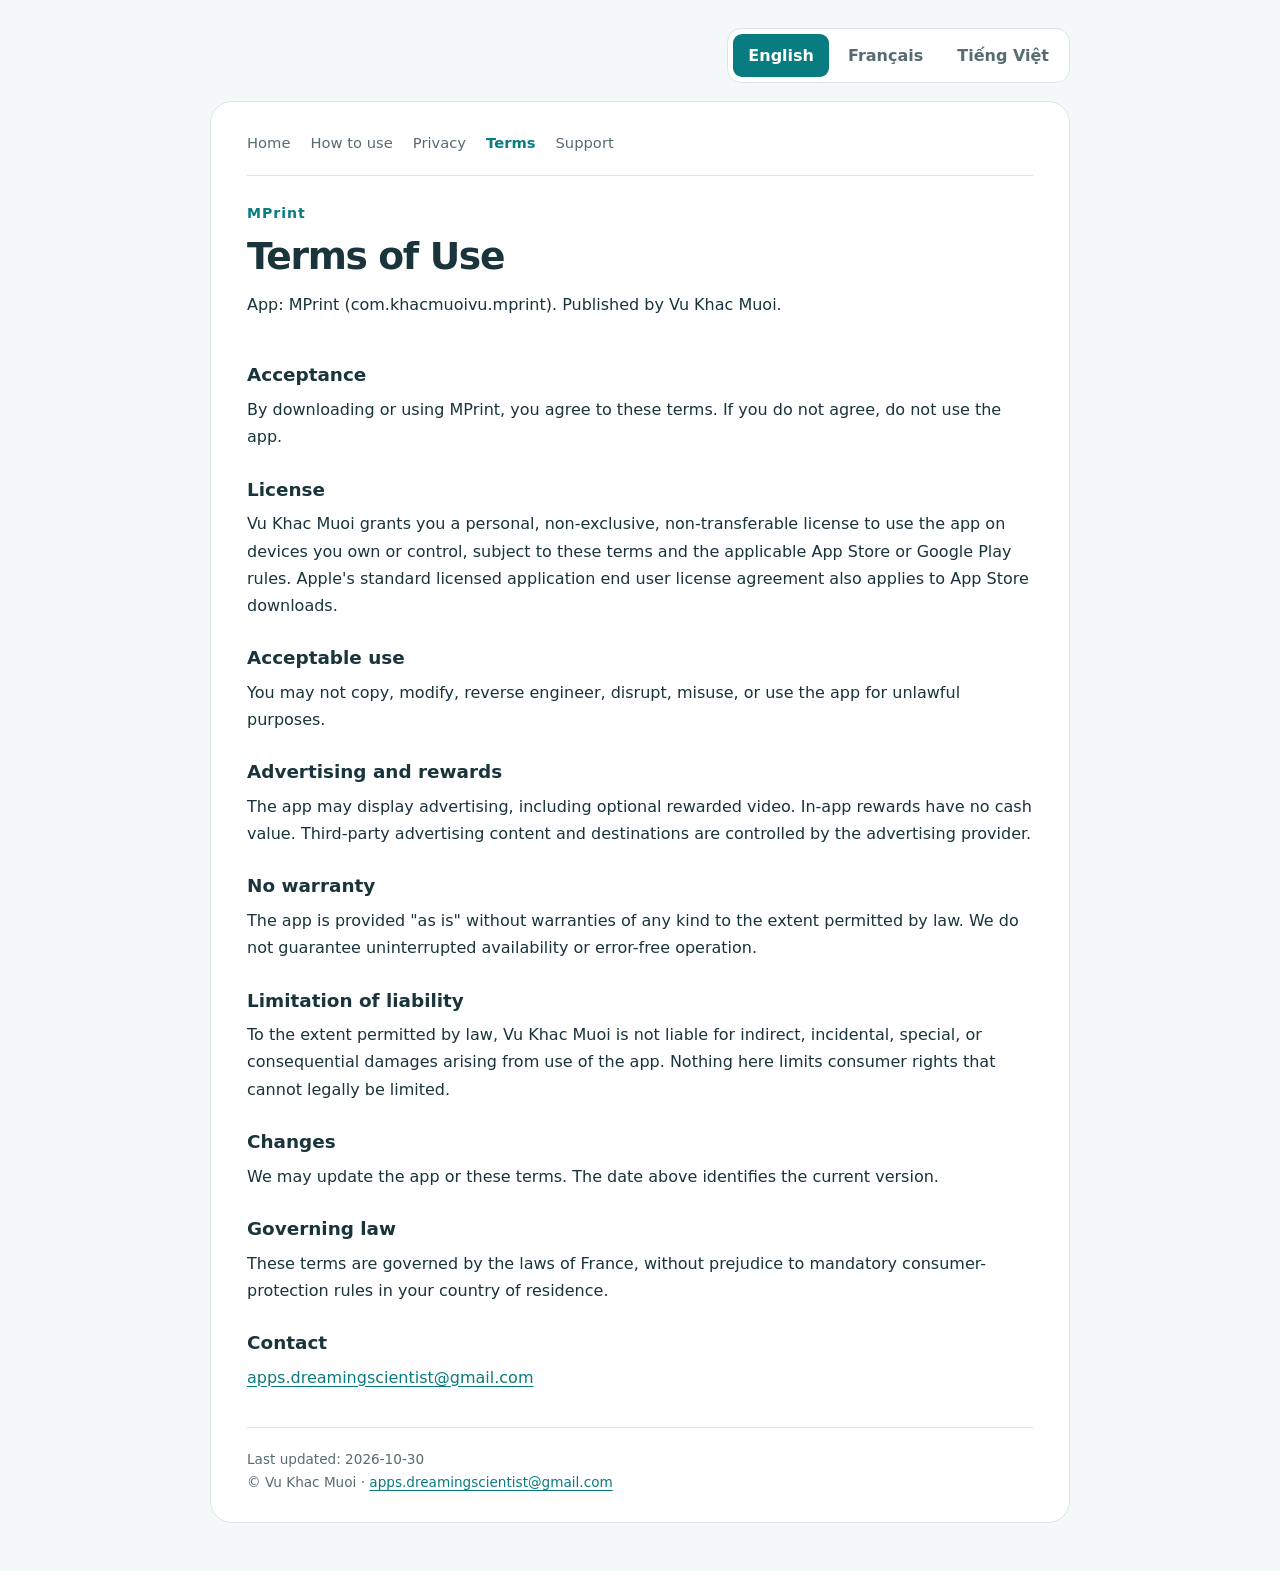
<file: terms.html>
<!doctype html>
<html lang="en" class="no-js"><head><meta charset="utf-8"><meta name="viewport" content="width=device-width,initial-scale=1">
<meta name="description" content="MPrint help, privacy and terms in English, French and Vietnamese.">
<title>Terms of Use — MPrint</title>
<link rel="stylesheet" href="style.css"><script src="language.js" defer></script></head>
<body><main>
<div class="language-tabs" role="tablist" aria-label="Language / Langue / Ngôn ngữ"><a id="tab-en" role="tab" aria-controls="panel-en" aria-selected="true" tabindex="0" href="?lang=en" lang="en">English</a>
<a id="tab-fr" role="tab" aria-controls="panel-fr" aria-selected="false" tabindex="-1" href="?lang=fr" lang="fr">Français</a>
<a id="tab-vi" role="tab" aria-controls="panel-vi" aria-selected="false" tabindex="-1" href="?lang=vi" lang="vi">Tiếng Việt</a></div>
<section class="language-panel" id="panel-en" role="tabpanel" aria-labelledby="tab-en" lang="en" data-title="Terms of Use — MPrint">
<nav aria-label="Main navigation"><a href="index.html?lang=en">Home</a><a href="guide.html?lang=en">How to use</a><a href="privacy.html?lang=en">Privacy</a><a href="terms.html?lang=en" aria-current="page">Terms</a><a href="support.html?lang=en">Support</a></nav>
<header><p class="eyebrow">MPrint</p><h1>Terms of Use</h1><p>App: MPrint (com.khacmuoivu.mprint). Published by Vu Khac Muoi.</p></header>
<section class="content-section"><h2>Acceptance</h2><p>By downloading or using MPrint, you agree to these terms. If you do not agree, do not use the app.</p>
</section><section class="content-section"><h2>License</h2><p>Vu Khac Muoi grants you a personal, non-exclusive, non-transferable license to use the app on devices you own or control, subject to these terms and the applicable App Store or Google Play rules. Apple's standard licensed application end user license agreement also applies to App Store downloads.</p>
</section><section class="content-section"><h2>Acceptable use</h2><p>You may not copy, modify, reverse engineer, disrupt, misuse, or use the app for unlawful purposes.</p>
</section><section class="content-section"><h2>Advertising and rewards</h2><p>The app may display advertising, including optional rewarded video. In-app rewards have no cash value. Third-party advertising content and destinations are controlled by the advertising provider.</p>

</section><section class="content-section"><h2>No warranty</h2><p>The app is provided "as is" without warranties of any kind to the extent permitted by law. We do not guarantee uninterrupted availability or error-free operation.</p>
</section><section class="content-section"><h2>Limitation of liability</h2><p>To the extent permitted by law, Vu Khac Muoi is not liable for indirect, incidental, special, or consequential damages arising from use of the app. Nothing here limits consumer rights that cannot legally be limited.</p>
</section><section class="content-section"><h2>Changes</h2><p>We may update the app or these terms. The date above identifies the current version.</p>
</section><section class="content-section"><h2>Governing law</h2><p>These terms are governed by the laws of France, without prejudice to mandatory consumer-protection rules in your country of residence.</p>
</section><section class="content-section"><h2>Contact</h2><p><a href="mailto:apps.dreamingscientist@gmail.com">apps.dreamingscientist@gmail.com</a></p>
</section>
<footer><p>Last updated: <time datetime="2026-10-30">2026-10-30</time></p><p>© Vu Khac Muoi · <a href="mailto:apps.dreamingscientist@gmail.com">apps.dreamingscientist@gmail.com</a></p></footer>
</section><section class="language-panel" id="panel-fr" role="tabpanel" aria-labelledby="tab-fr" lang="fr" data-title="Conditions d’utilisation — MPrint" hidden>
<nav aria-label="Navigation principale"><a href="index.html?lang=fr">Accueil</a><a href="guide.html?lang=fr">Mode d’emploi</a><a href="privacy.html?lang=fr">Confidentialité</a><a href="terms.html?lang=fr" aria-current="page">Conditions</a><a href="support.html?lang=fr">Assistance</a></nav>
<header><p class="eyebrow">MPrint</p><h1>Conditions d’utilisation</h1><p>Application : MPrint (com.khacmuoivu.mprint). Éditée par Vu Khac Muoi.</p></header>
<section class="content-section"><h2>Acceptation</h2><p>En téléchargeant ou en utilisant MPrint, vous acceptez ces conditions. Si vous ne les acceptez pas, n’utilisez pas l’application.</p></section><section class="content-section"><h2>Licence</h2><p>Vu Khac Muoi vous accorde une licence personnelle, non exclusive et non transférable pour utiliser l’application sur les appareils que vous possédez ou contrôlez, sous réserve des présentes conditions et des règles applicables de l’App Store ou de Google Play. Le contrat de licence utilisateur final standard d’Apple s’applique également aux téléchargements depuis l’App Store.</p></section><section class="content-section"><h2>Utilisation acceptable</h2><p>Vous ne devez pas copier, modifier, effectuer de l’ingénierie inverse, perturber, détourner ou utiliser l’application à des fins illicites.</p></section><section class="content-section"><h2>Publicité et récompenses</h2><p>L’application peut afficher de la publicité, notamment des vidéos facultatives avec récompense. Les récompenses dans l’application n’ont aucune valeur monétaire. Le contenu et les destinations des publicités tierces sont contrôlés par le fournisseur publicitaire.</p></section><section class="content-section"><h2>Absence de garantie</h2><p>L’application est fournie « en l’état », sans garantie d’aucune sorte, dans la mesure permise par la loi. Nous ne garantissons ni une disponibilité ininterrompue ni un fonctionnement sans erreur.</p></section><section class="content-section"><h2>Limitation de responsabilité</h2><p>Dans la mesure permise par la loi, Vu Khac Muoi n’est pas responsable des dommages indirects, accessoires, spéciaux ou consécutifs découlant de l’utilisation de l’application. Aucune disposition ne limite les droits des consommateurs qui ne peuvent être légalement limités.</p></section><section class="content-section"><h2>Modifications</h2><p>Nous pouvons mettre à jour l’application ou ces conditions. La date indiquée identifie la version actuelle.</p></section><section class="content-section"><h2>Droit applicable</h2><p>Ces conditions sont régies par le droit français, sans préjudice des règles impératives de protection des consommateurs dans votre pays de résidence.</p></section><section class="content-section"><h2>Contact</h2><p><a href="mailto:apps.dreamingscientist@gmail.com">apps.dreamingscientist@gmail.com</a></p></section>
<footer><p>Dernière mise à jour: <time datetime="2026-10-30">2026-10-30</time></p><p>© Vu Khac Muoi · <a href="mailto:apps.dreamingscientist@gmail.com">apps.dreamingscientist@gmail.com</a></p></footer>
</section><section class="language-panel" id="panel-vi" role="tabpanel" aria-labelledby="tab-vi" lang="vi" data-title="Điều khoản sử dụng — MPrint" hidden>
<nav aria-label="Điều hướng chính"><a href="index.html?lang=vi">Trang chủ</a><a href="guide.html?lang=vi">Cách sử dụng</a><a href="privacy.html?lang=vi">Quyền riêng tư</a><a href="terms.html?lang=vi" aria-current="page">Điều khoản</a><a href="support.html?lang=vi">Hỗ trợ</a></nav>
<header><p class="eyebrow">MPrint</p><h1>Điều khoản sử dụng</h1><p>Ứng dụng: MPrint (com.khacmuoivu.mprint). Nhà phát hành: Vu Khac Muoi.</p></header>
<section class="content-section"><h2>Chấp nhận</h2><p>Bằng việc tải xuống hoặc sử dụng MPrint, bạn đồng ý với các điều khoản này. Nếu không đồng ý, vui lòng không sử dụng ứng dụng.</p></section><section class="content-section"><h2>Giấy phép</h2><p>Vu Khac Muoi cấp cho bạn giấy phép cá nhân, không độc quyền và không thể chuyển nhượng để sử dụng ứng dụng trên các thiết bị bạn sở hữu hoặc kiểm soát, theo các điều khoản này và quy định áp dụng của App Store hoặc Google Play. Thỏa thuận cấp phép ứng dụng tiêu chuẩn cho người dùng cuối của Apple cũng áp dụng cho bản tải từ App Store.</p></section><section class="content-section"><h2>Sử dụng được chấp nhận</h2><p>Bạn không được sao chép, sửa đổi, dịch ngược, gây gián đoạn, sử dụng sai mục đích hoặc sử dụng ứng dụng cho mục đích bất hợp pháp.</p></section><section class="content-section"><h2>Quảng cáo và phần thưởng</h2><p>Ứng dụng có thể hiển thị quảng cáo, bao gồm video có thưởng tùy chọn. Phần thưởng trong ứng dụng không có giá trị tiền mặt. Nội dung và trang đích quảng cáo của bên thứ ba do nhà cung cấp quảng cáo kiểm soát.</p></section><section class="content-section"><h2>Không bảo đảm</h2><p>Ứng dụng được cung cấp “nguyên trạng”, không có bất kỳ bảo đảm nào trong phạm vi pháp luật cho phép. Chúng tôi không bảo đảm ứng dụng luôn sẵn có hoặc hoạt động không có lỗi.</p></section><section class="content-section"><h2>Giới hạn trách nhiệm</h2><p>Trong phạm vi pháp luật cho phép, Vu Khac Muoi không chịu trách nhiệm về thiệt hại gián tiếp, ngẫu nhiên, đặc biệt hoặc hệ quả phát sinh từ việc sử dụng ứng dụng. Không nội dung nào ở đây giới hạn các quyền của người tiêu dùng mà pháp luật không cho phép giới hạn.</p></section><section class="content-section"><h2>Thay đổi</h2><p>Chúng tôi có thể cập nhật ứng dụng hoặc các điều khoản này. Ngày ghi trên trang xác định phiên bản hiện tại.</p></section><section class="content-section"><h2>Luật điều chỉnh</h2><p>Các điều khoản này chịu sự điều chỉnh của pháp luật Pháp, không ảnh hưởng đến các quy định bắt buộc về bảo vệ người tiêu dùng tại quốc gia bạn cư trú.</p></section><section class="content-section"><h2>Liên hệ</h2><p><a href="mailto:apps.dreamingscientist@gmail.com">apps.dreamingscientist@gmail.com</a></p></section>
<footer><p>Cập nhật lần cuối: <time datetime="2026-10-30">2026-10-30</time></p><p>© Vu Khac Muoi · <a href="mailto:apps.dreamingscientist@gmail.com">apps.dreamingscientist@gmail.com</a></p></footer>
</section>
</main></body></html>
</file>
<file: style.css>
:root { color-scheme: light dark; --background:#f5f8f8; --surface:#fff; --text:#19343a; --muted:#576c71; --accent:#087c80; --line:#d9e6e6; --tint:#e7f4f3; }
* { box-sizing:border-box; }
body { margin:0; background:var(--background); color:var(--text); font:16px/1.7 system-ui,-apple-system,"Segoe UI",sans-serif; }
main { width:min(860px,calc(100% - 32px)); margin:28px auto 48px; }
.language-tabs { display:flex; gap:4px; padding:5px; width:fit-content; max-width:100%; margin:0 0 18px auto; border:1px solid var(--line); border-radius:14px; background:var(--surface); }
.language-tabs a { padding:8px 15px; border-radius:9px; color:var(--muted); text-decoration:none; font-weight:650; white-space:nowrap; }
.language-tabs a[aria-selected="true"] { background:var(--accent); color:white; }
.language-panel { border:1px solid var(--line); border-radius:22px; background:var(--surface); padding:28px 36px; }
nav { display:flex; flex-wrap:wrap; gap:8px 20px; padding-bottom:20px; border-bottom:1px solid var(--line); font-size:.92rem; }
nav a { color:var(--muted); text-decoration:none; }
nav a[aria-current="page"] { color:var(--accent); font-weight:700; }
header { padding:26px 0 6px; }
.eyebrow { color:var(--accent); font-size:.88rem; font-weight:750; letter-spacing:.07em; margin:0 0 8px; }
h1 { margin:0 0 12px; font-size:clamp(1.7rem,5vw,2.35rem); line-height:1.2; letter-spacing:-.035em; }
h2 { margin:0 0 8px; font-size:1.15rem; line-height:1.4; }
p { margin:0 0 12px; }
.content-section { margin-top:26px; }
a { color:var(--accent); text-underline-offset:3px; }
a:hover { text-decoration:underline; }
a:focus-visible { outline:3px solid var(--accent); outline-offset:4px; }
li + li { margin-top:8px; }
ul { padding-left:22px; }
footer { color:var(--muted); font-size:.85rem; margin-top:36px; padding-top:20px; border-top:1px solid var(--line); overflow-wrap:anywhere; }
footer p { margin:0; }
.muted { color:var(--muted); }
.no-js .language-tabs { display:none; }
.no-js .language-panel[hidden] { display:block; margin-top:24px; }
@media(max-width:540px) { main { width:calc(100% - 24px); margin-top:16px; } .language-panel { padding:20px 18px; border-radius:16px; } .language-tabs { width:100%; margin:0 0 14px; } .language-tabs a { flex:1; text-align:center; padding:8px 6px; font-size:.9rem; } nav { gap:8px 14px; } }
@media(prefers-color-scheme:dark) { :root { --background:#102126; --surface:#172e33; --text:#e7f2f1; --muted:#adc2c4; --accent:#74d7d2; --line:#304b50; --tint:#24464a; } .language-tabs a[aria-selected="true"] { color:#102126; } }
</file>
